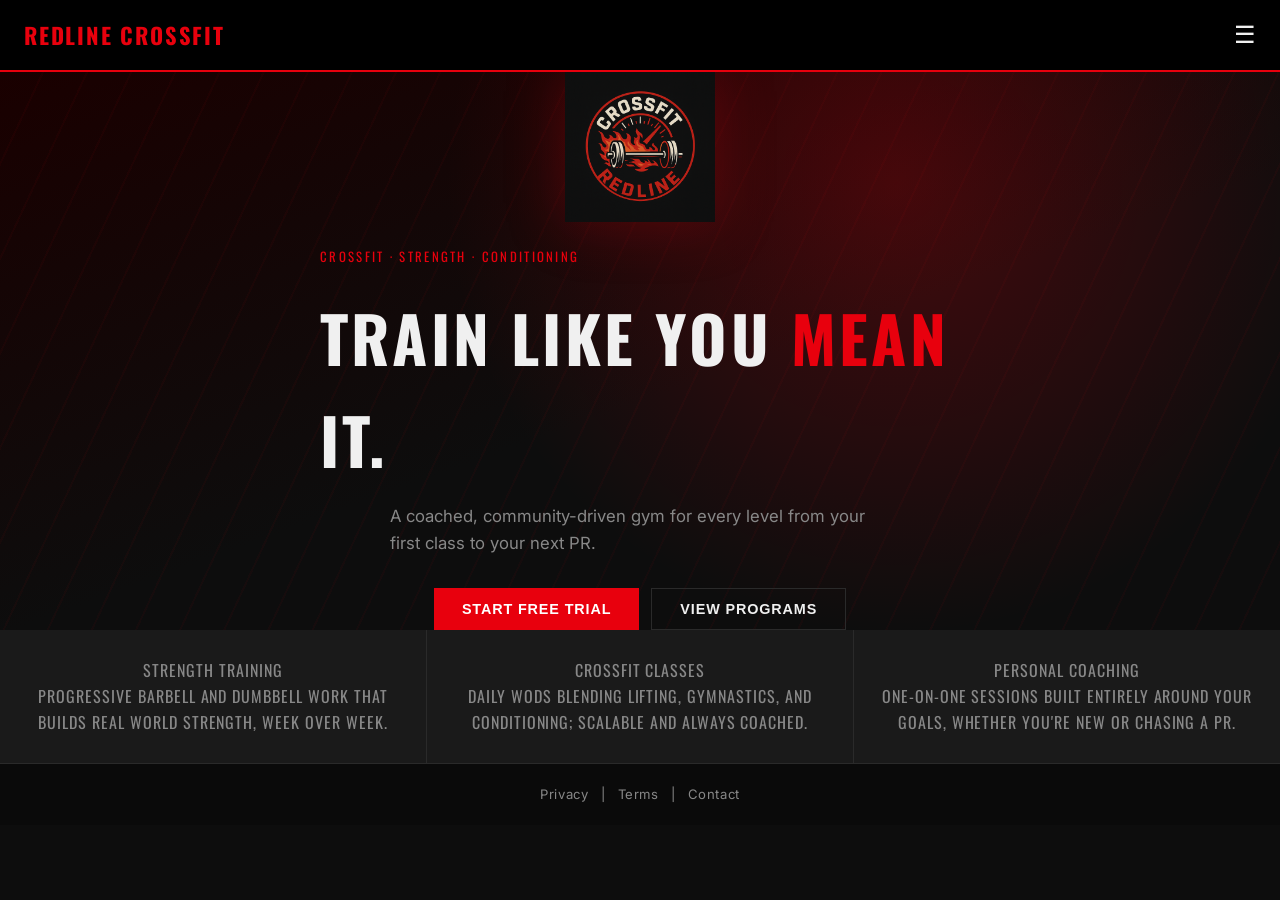
<file: index.html>
<!DOCTYPE html>
<html lang="en">
<head>
    <meta charset="UTF-8">
    <title>Redline Crossfit</title>
    <link rel="stylesheet" href="style.css">
    <link href="https://fonts.googleapis.com/css2?family=Oswald:wght@400;700&family=Inter:wght@300;400&display=swap" rel="stylesheet">
    <link rel="icon"  href="images/favicon dumbell.svg">
</head>
<body>
    <header>
         <div class="logo">
            
            <span class="logo-type">Redline <span class="accent">Crossfit</span></span>
        </div>
        <div class="menu-toggle" onclick="toggleMenu()">☰</div>
    </header>
    <nav id="mobile-menu" class="hidden">
        <a href="index.html">Home</a>
        <a href="about.html">About</a>
        <a href="features.html">Programs</a>
        <a href="schedule.html">Schedule</a>
        <a href="pricing.html">Pricing</a>
        <a href="contact.html">Contact</a>
    </nav>
    <section class="hero">
        <div class="hero-content">
            <img class="hero-logo" src="images/crossfit redline logo.png" alt="Redline Crossfit logo">
            <span class="hero-eyebrow">Crossfit · Strength · Conditioning</span>
            <h1>Train like you <span>mean</span> it.</h1>
            <p>A coached, community-driven gym for every level  from your first class to your next PR.</p>
            <div class="hero-buttons">
                <button class="btn btn-primary" onclick="window.location='contact.html'">Start Free Trial</button>
                <button class="btn btn-secondary" onclick="window.location='features.html'">View Programs</button>
            </div>
            
        </div>
    </section>
    <section class="features"> 
        <div class="feature">Strength Training<p>Progressive barbell and dumbbell work that builds real world strength, week over week.</p></div>
        <div class="feature">Crossfit Classes<p>Daily WODs blending lifting, gymnastics, and conditioning; scalable and always coached.</p></div>
        <div class="feature">Personal Coaching<p>One-on-one sessions built entirely around your goals, whether you're new or chasing a PR.</p></div>
    </section>
    <footer>
        <a href="#">Privacy</a> | <a href="#">Terms</a> | <a href="contact.html">Contact</a>
    </footer>

    <script src="script.js"></script>
</body>

</html>
</file>
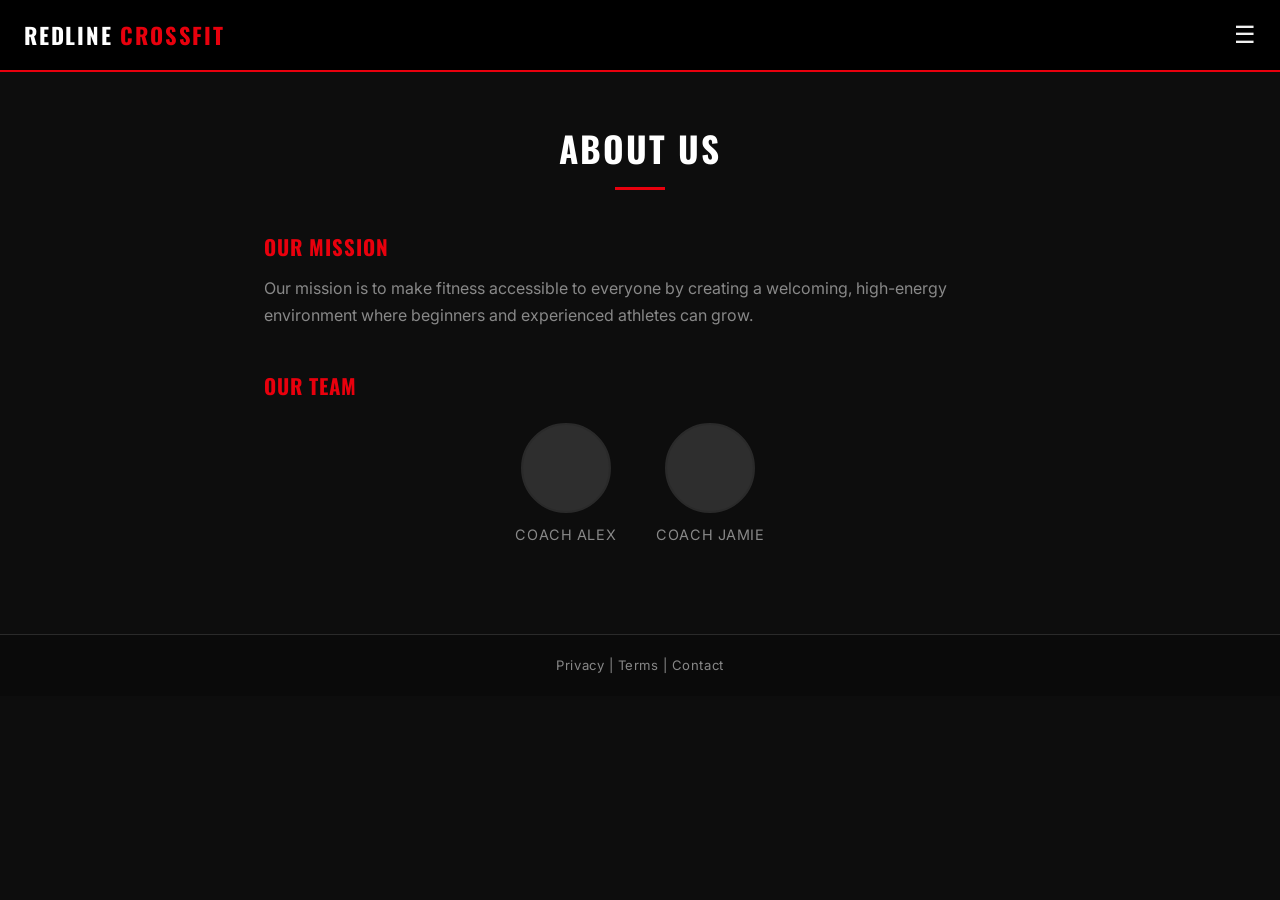
<file: about.html>
<!DOCTYPE html>
<html lang="en">
<head>
  <meta charset="UTF-8">
  <title>About - Redline Gym</title>
  <link rel="stylesheet" href="style.css">
  <link href="https://fonts.googleapis.com/css2?family=Oswald:wght@400;700&family=Inter:wght@300;400&display=swap" rel="stylesheet">
  <link rel="icon"  href="images/favicon dumbell.svg">
</head>
<body>
    <header>
        <div class="logo">Redline <span>Crossfit</span></div>
        <div class="menu-toggle" onclick="toggleMenu()">☰</div>
    </header>
      <nav id="mobile-menu" class="hidden">
        <a href="index.html">Home</a>
        <a href="about.html">About</a>
        <a href="features.html">Programs</a>
        <a href="schedule.html">Schedule</a>
        <a href="pricing.html">Pricing</a>
        <a href="contact.html">Contact</a>
      </nav>
      <section class="about">
        <h1>About Us</h1>
      
        <div class="mission">
          <h2>Our Mission</h2>
          <p>
            Our mission is to make fitness accessible to everyone by creating a welcoming,
            high-energy environment where beginners and experienced athletes can grow.
          </p>
        </div>
        <div class="team">
            <h2>Our Team</h2>
            <div class="team-members">
                <div class="member">
                    <div class="avatar"></div>
                    <p>Coach Alex</p>
                  </div>
                  <div class="member">
                    <div class="avatar"></div>
                    <p>Coach Jamie</p>
                  </div>
            </div>
        </div>
      </section>
      <footer>
        <p>Privacy | Terms | Contact</p>
      </footer>
      <script src="script.js"></script>
</body>
</html>
</file>
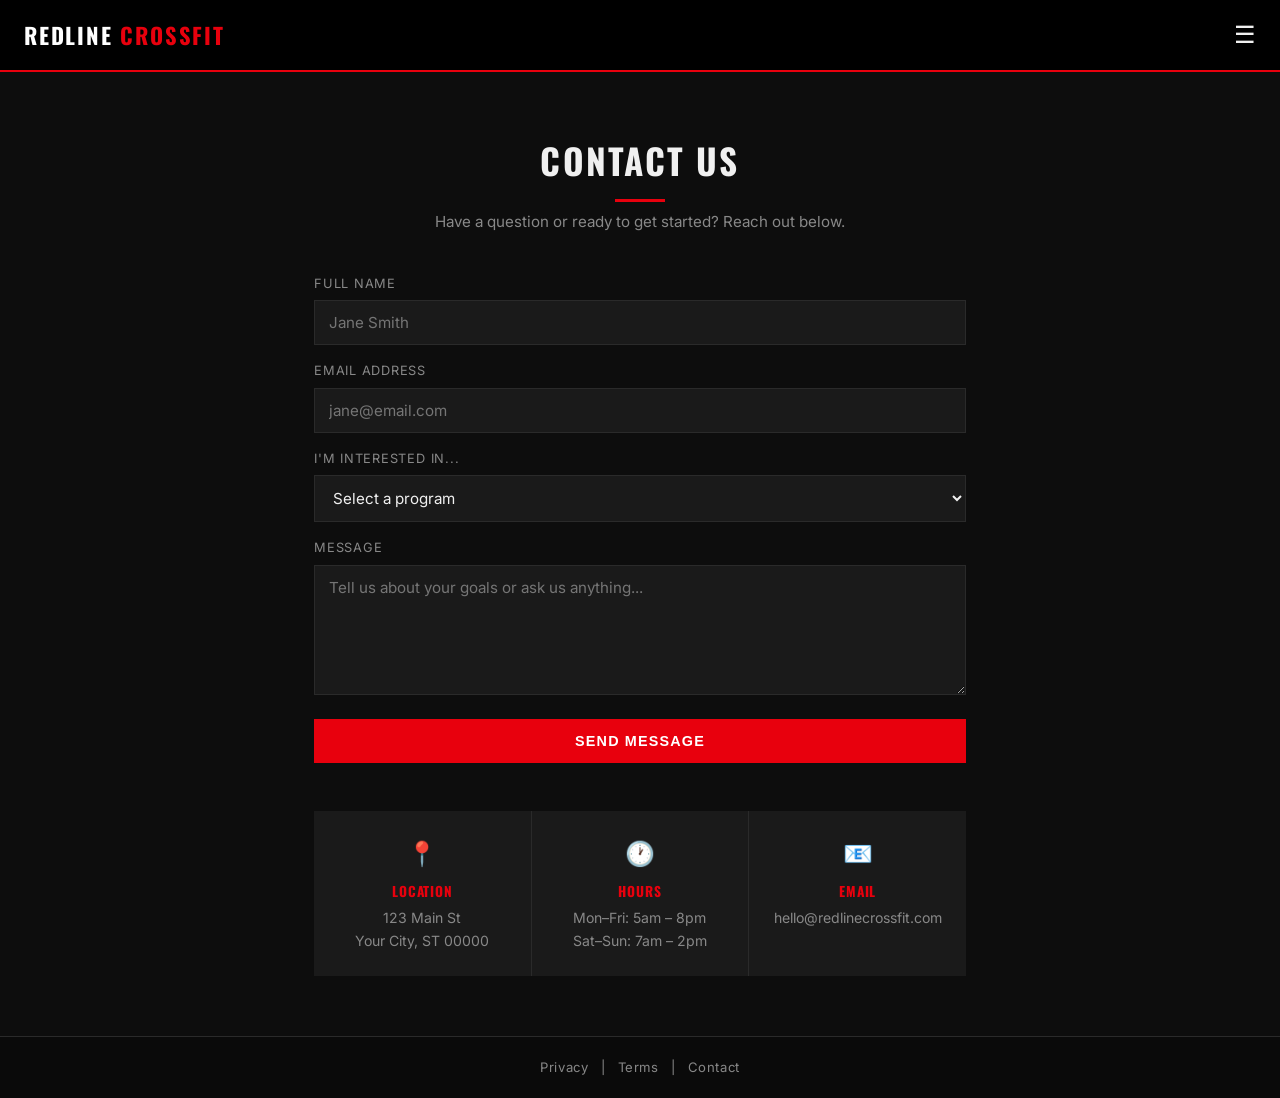
<file: contact.html>
<!DOCTYPE html>
<html lang="en">
<head>
  <meta charset="UTF-8">
  <title>Contact - Redline Crossfit</title>
  <link rel="stylesheet" href="style.css">
  <link href="https://fonts.googleapis.com/css2?family=Oswald:wght@400;700&family=Inter:wght@300;400&display=swap" rel="stylesheet">
  <link rel="icon"  href="images/favicon dumbell.svg">
</head>
<body>
    <header>
        <div class="logo">Redline <span>Crossfit</span></div>
        <div class="menu-toggle" onclick="toggleMenu()">☰</div>
    </header>
    <nav id="mobile-menu" class="hidden">
        <a href="index.html">Home</a>
        <a href="about.html">About</a>
        <a href="features.html">Programs</a>
        <a href="schedule.html">Schedule</a>
        <a href="pricing.html">Pricing</a>
        <a href="contact.html">Contact</a>
    </nav>
    <section class="contact-section">
        <h1>Contact Us</h1>
        <p class="subtitle">Have a question or ready to get started? Reach out below.</p>

            <div class="contact-form">

                <div class="form-group">
                    <label for="name">Full Name</label>
                    <input type="text" id="name" placeholder="Jane Smith">
                </div>

                <div class="form-group">
                    <label for="email">Email Address</label>
                    <input type="email" id="email" placeholder="jane@email.com">
                </div>

                <div class="form-group">
                    <label for="interest">I'm interested in...</label>
                    <select id="interest">
                    <option value="">Select a program</option>
                    <option value="crossfit">Crossfit Classes</option>
                    <option value="strength">Strength Training</option>
                    <option value="personal">Personal Coaching</option>
                    <option value="hiit">HIIT & Conditioning</option>
                    <option value="mobility">Mobility & Recovery</option>
                    <option value="competition">Competition Prep</option>
                    <option value="other">Other / General Inquiry</option>
                    </select>
                </div>

                <div class="form-group">
                    <label for="message">Message</label>
                    <textarea id="message" placeholder="Tell us about your goals or ask us anything..."></textarea>
                </div>

                <div class="form-submit">
                    <button type="button" onclick="handleSubmit()">Send Message</button>
                </div>

            </div>
            <div class="contact-info">
                <div class="info-block">
                    <div class="info-icon">📍</div>
                    <h4>Location</h4>
                    <p>123 Main St<br>Your City, ST 00000</p>
                </div>
                <div class="info-block">
                    <div class="info-icon">🕐</div>
                    <h4>Hours</h4>
                    <p>Mon–Fri: 5am – 8pm<br>Sat–Sun: 7am – 2pm</p>
                </div>
                <div class="info-block">
                    <div class="info-icon">📧</div>
                    <h4>Email</h4>
                    <p>hello@redlinecrossfit.com</p>
                </div>

            </div>
    </section>
    <footer>
        <a href="#">Privacy</a> | <a href="#">Terms</a> | <a href="contact.html">Contact</a>
    </footer>

    <script src="script.js"></script>

</body>
</html>
</file>
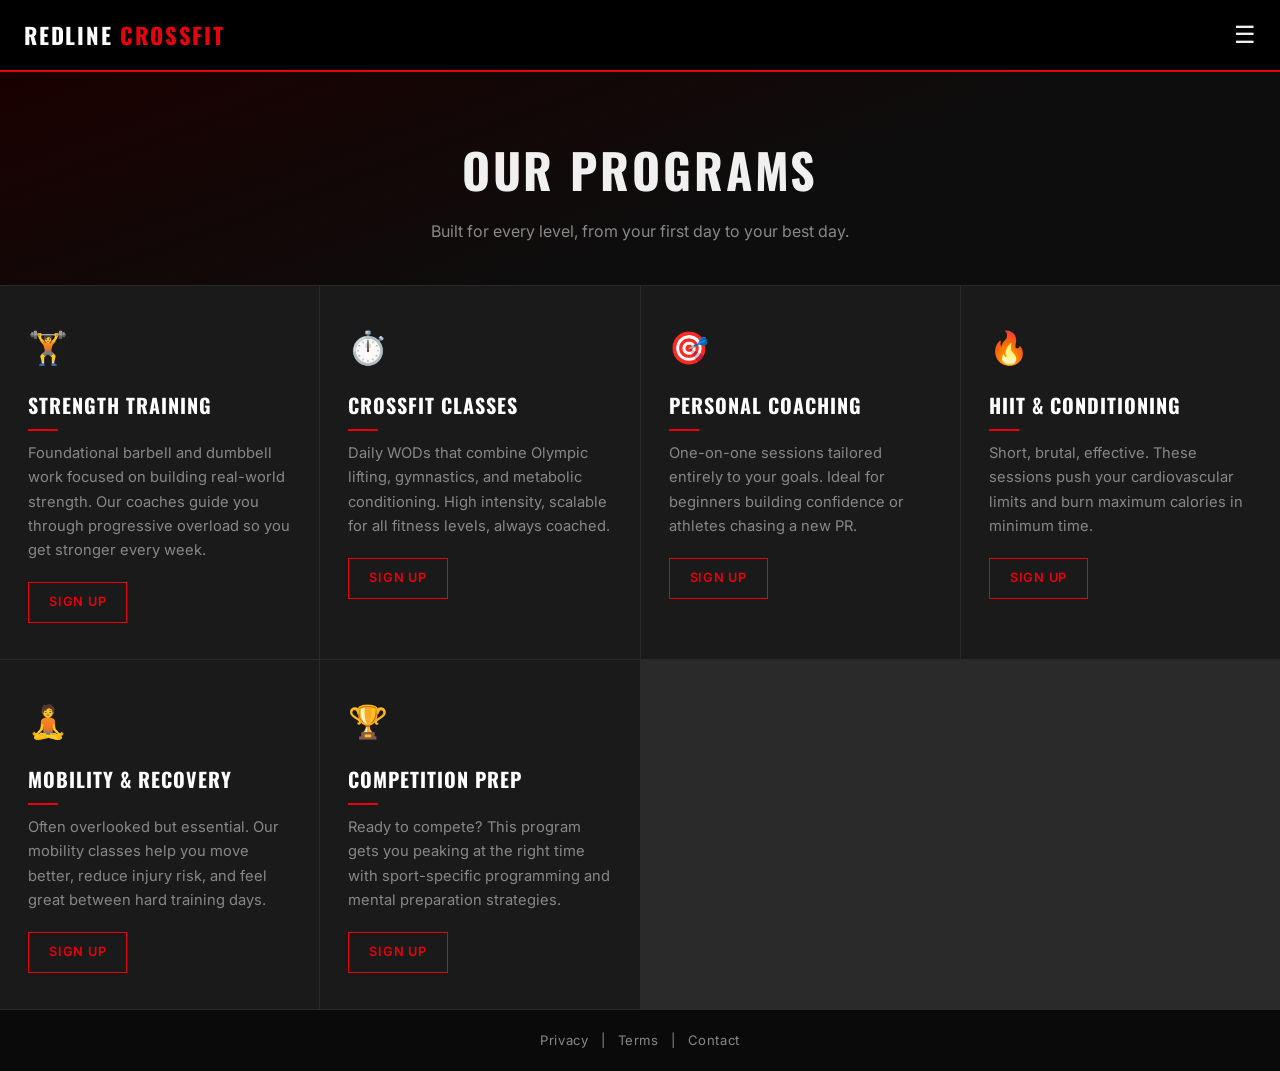
<file: features.html>
<!DOCTYPE html>
<html lang="en">
<head>
  <meta charset="UTF-8">
  <title>Programs - Redline Crossfit</title>
  <link rel="stylesheet" href="style.css">
  <link href="https://fonts.googleapis.com/css2?family=Oswald:wght@400;700&family=Inter:wght@300;400&display=swap" rel="stylesheet">
  <link rel="icon"  href="images/favicon dumbell.svg">
</head>
<body>
    <header>
        <div class="logo">Redline <span>Crossfit</span></div>
        <div class="menu-toggle" onclick="toggleMenu()">☰</div>
    </header>

    <nav id="mobile-menu" class="hidden">
        <a href="index.html">Home</a>
        <a href="about.html">About</a>
        <a href="features.html">Programs</a>
        <a href="schedule.html">Schedule</a>
        <a href="pricing.html">Pricing</a>
        <a href="contact.html">Contact</a>
    </nav>

    <section class="programs-hero">
        <h1>Our Programs</h1>
        <p>
            Built for every level, from your first day to your best day.
        </p>
    </section>

    <section class="programs-grid">

        <div class="program-card">
            <div class="program-icon">🏋️</div>
            <h3>Strength Training</h3>
            <p>
                Foundational barbell and dumbbell work focused on building real-world
                strength. Our coaches guide you through progressive overload so you
                get stronger every week.
            </p>
            <a href="contact.html" class="btn">Sign Up</a>
        </div>

        <div class="program-card">
            <div class="program-icon">⏱️</div>
            <h3>Crossfit Classes</h3>
            <p>
                Daily WODs that combine Olympic lifting, gymnastics, and metabolic
                conditioning. High intensity, scalable for all fitness levels, always
                coached.
            </p>
            <a href="contact.html" class="btn">Sign Up</a>
        </div>

        <div class="program-card">
            <div class="program-icon">🎯</div>
            <h3>Personal Coaching</h3>
            <p>
                One-on-one sessions tailored entirely to your goals. Ideal for
                beginners building confidence or athletes chasing a new PR.
            </p>
            <a href="contact.html" class="btn">Sign Up</a>
        </div>

        <div class="program-card">
            <div class="program-icon">🔥</div>
            <h3>HIIT & Conditioning</h3>
            <p>
                Short, brutal, effective. These sessions push your cardiovascular
                limits and burn maximum calories in minimum time.
            </p>
            <a href="contact.html" class="btn">Sign Up</a>
        </div>

        <div class="program-card">
            <div class="program-icon">🧘</div>
            <h3>Mobility & Recovery</h3>
            <p>
                Often overlooked but essential. Our mobility classes help you move
                better, reduce injury risk, and feel great between hard training days.
            </p>
            <a href="contact.html" class="btn">Sign Up</a>
        </div>

        <div class="program-card">
            <div class="program-icon">🏆</div>
            <h3>Competition Prep</h3>
            <p>
                Ready to compete? This program gets you peaking at the right time
                with sport-specific programming and mental preparation strategies.
            </p>
            <a href="contact.html" class="btn">Sign Up</a>
        </div>

    </section>

    <footer>
        <a href="#">Privacy</a> | <a href="#">Terms</a> | <a href="contact.html">Contact</a>
    </footer>

    <script src="script.js"></script>
</body>
</html>
</file>
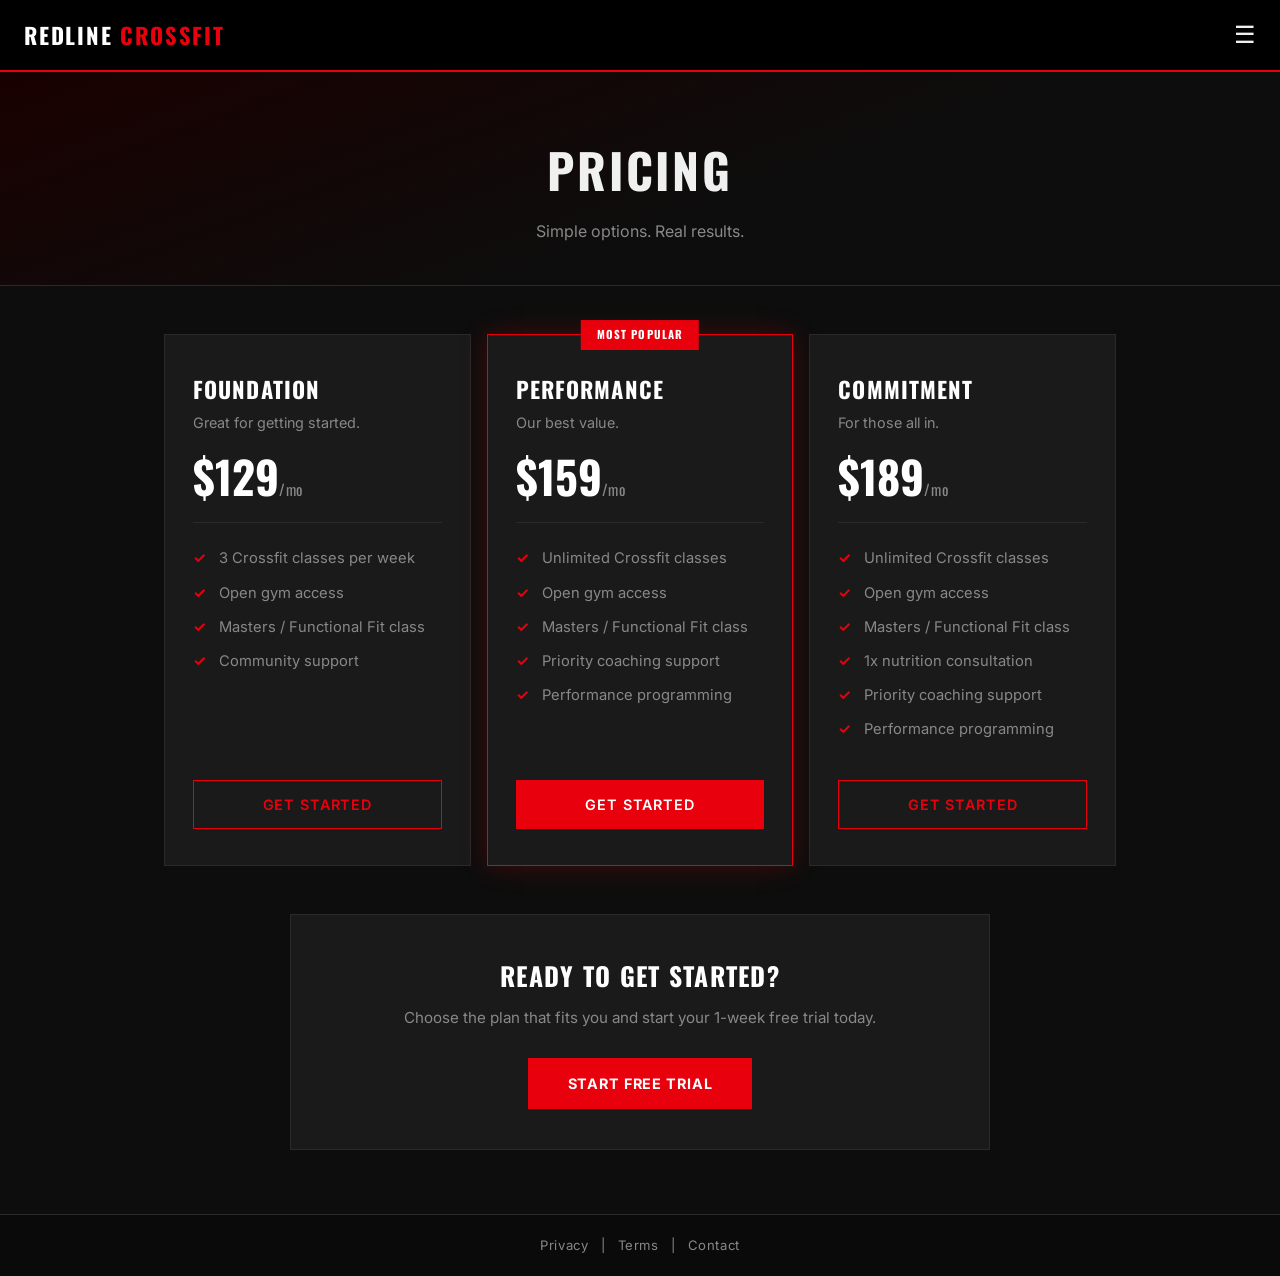
<file: pricing.html>
<!DOCTYPE html>
<html lang="en">
<head>
  <meta charset="UTF-8">
  <meta name="viewport" content="width=device-width, initial-scale=1.0">
  <title>Pricing</title>
  <link rel="stylesheet" href="style.css">
  <link href="https://fonts.googleapis.com/css2?family=Oswald:wght@400;700&family=Inter:wght@300;400&display=swap" rel="stylesheet">
  <link rel="icon"  href="images/favicon dumbell.svg">
</head>
<body>
   <header>
        <div class="logo">Redline <span>Crossfit</span></div>
        <div class="menu-toggle" onclick="toggleMenu()">☰</div>
    </header>
    <nav id="mobile-menu" class="hidden">
        <a href="index.html">Home</a>
        <a href="about.html">About</a>
        <a href="features.html">Programs</a>
        <a href="schedule.html">Schedule</a>
        <a href="pricing.html">Pricing</a>
        <a href="contact.html">Contact</a>
    </nav>
    <section class="pricing-hero">
        <h1>Pricing</h1>
        <p>Simple options. Real results.</p>
    </section>
    <section class="pricing-grid">

        <div class="plan-card">
            <h3 class="plan-name">Foundation</h3>
            <p class="plan-tagline">Great for getting started.</p>
            <div class="plan-price">$129<span>/mo</span></div>
            <ul class="plan-features">
                <li>3 Crossfit classes per week</li>
                <li>Open gym access</li>
                <li>Masters / Functional Fit class</li>
                <li>Community support</li>
            </ul>
            <a href="contact.html" class="btn plan-btn">Get Started</a>
        </div>

        <div class="plan-card plan-card--featured">
            <div class="plan-badge">Most Popular</div>
            <h3 class="plan-name">Performance</h3>
            <p class="plan-tagline">Our best value.</p>
            <div class="plan-price">$159<span>/mo</span></div>
            <ul class="plan-features">
                <li>Unlimited Crossfit classes</li>
                <li>Open gym access</li>
                <li>Masters / Functional Fit class</li>
                <li>Priority coaching support</li>
                <li>Performance programming</li>
            </ul>
            <a href="contact.html" class="btn plan-btn plan-btn--featured">Get Started</a>
        </div>

        <div class="plan-card">
            <h3 class="plan-name">Commitment</h3>
            <p class="plan-tagline">For those all in.</p>
            <div class="plan-price">$189<span>/mo</span></div>
            <ul class="plan-features">
                <li>Unlimited Crossfit classes</li>
                <li>Open gym access</li>
                <li>Masters / Functional Fit class</li>
                <li>1x nutrition consultation</li>
                <li>Priority coaching support</li>
                <li>Performance programming</li>
            </ul>
            <a href="contact.html" class="btn plan-btn">Get Started</a>
        </div>

    </section>

    <section class="trial-cta">
        <h2>Ready to get started?</h2>
        <p>Choose the plan that fits you and start your 1-week free trial today.</p>
        <a href="contact.html" class="btn trial-btn">Start Free Trial</a>
    </section>

    <footer>
        <a href="#">Privacy</a> | <a href="#">Terms</a> | <a href="contact.html">Contact</a>
    </footer>

    <script src="script.js"></script>
</body>
</html>
</file>
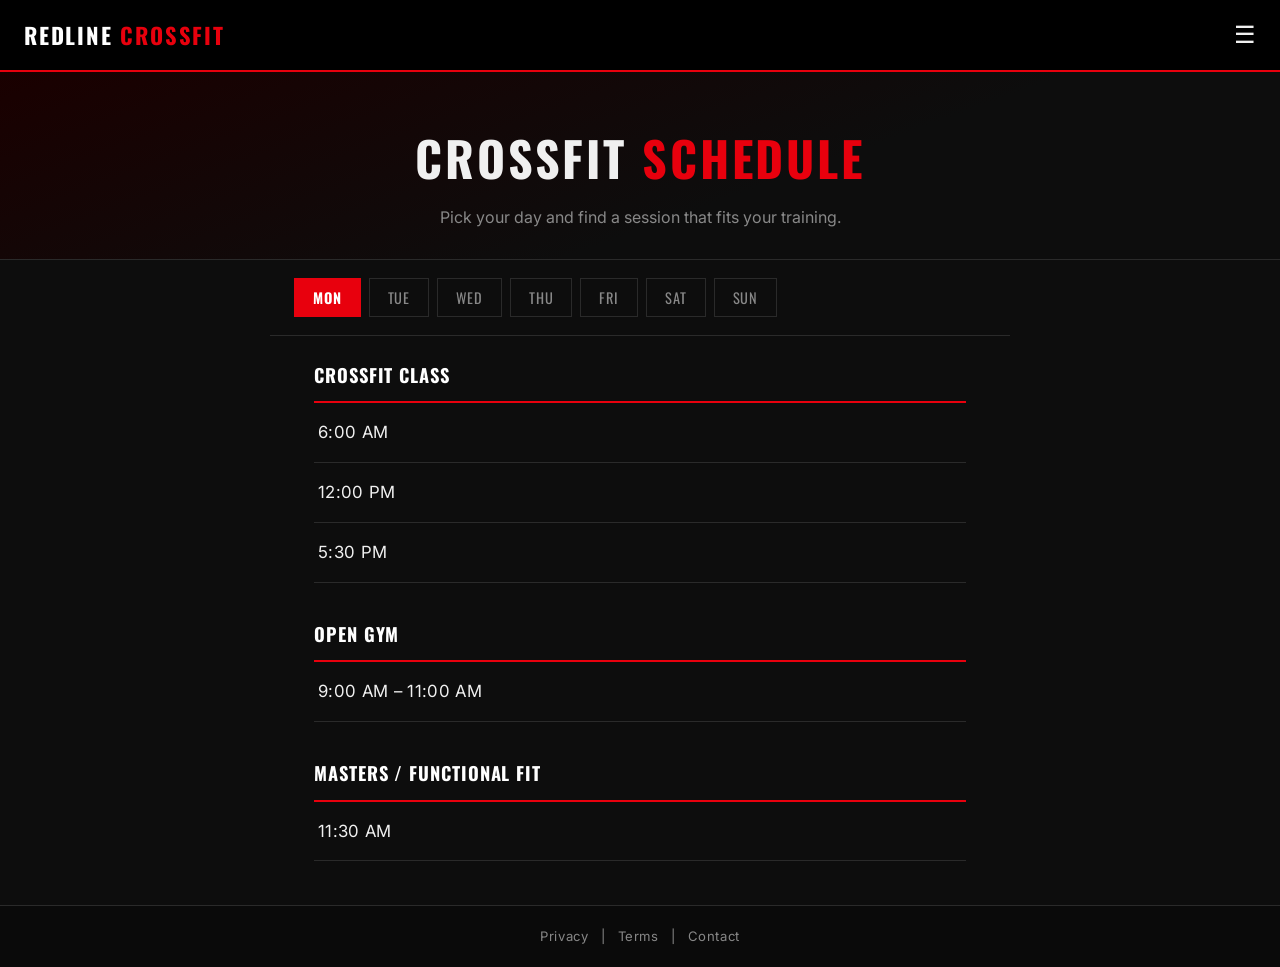
<file: schedule.html>
<!DOCTYPE html>
<html lang="en">
<head>
  <meta charset="UTF-8">
  <meta name="viewport" content="width=device-width, initial-scale=1.0">
  <title>Schedule - Redline Crossfit</title>
  <link rel="stylesheet" href="style.css">
  <link href="https://fonts.googleapis.com/css2?family=Oswald:wght@400;700&family=Inter:wght@300;400&display=swap" rel="stylesheet">
  <link rel="icon"  href="images/favicon dumbell.svg">
</head>
<body>
    <header>
       <div class="logo">Redline <span>Crossfit</span></div>
       <div class="menu-toggle" onclick="toggleMenu()">☰</div> 
    </header>
    <nav id="mobile-menu" class="hidden">
        <a href="index.html">Home</a>
        <a href="about.html">About</a>
        <a href="features.html">Programs</a>
        <a href="schedule.html">Schedule</a>
        <a href="pricing.html">Pricing</a>
        <a href="contact.html">Contact</a>
        
    </nav>
    <section class="schedule-hero">
        <h1>Crossfit <span>Schedule</span></h1>
        <p>Pick your day and find a session that fits your training.</p>
    </section>
    <div class="day-tabs" id="day-tabs" role="tablist" aria-label="Schedule day">
        <button class="day-tab active" type="button" role="tab" data-day="mon">Mon</button>
        <button class="day-tab" type="button" role="tab" data-day="tue">Tue</button>
        <button class="day-tab" type="button" role="tab" data-day="wed">Wed</button>
        <button class="day-tab" type="button" role="tab" data-day="thu">Thu</button>
        <button class="day-tab" type="button" role="tab" data-day="fri">Fri</button>
        <button class="day-tab" type="button" role="tab" data-day="sat">Sat</button>
        <button class="day-tab" type="button" role="tab" data-day="sun">Sun</button>
    </div>

    <section class="schedule-list" id="schedule-list" aria-live="polite"></section>

    <footer>
        <a href="#">Privacy</a> | <a href="#">Terms</a> | <a href="contact.html">Contact</a>
    </footer>

    <script src="script.js"></script>
</body>
</file>
<file: style.css>
:root {

  --color-primary:       #e8000d;   /*Redline red main brand accent*/
  --color-primary-dark:  #b00009;   /*Deeper red for hover*/
  --color-primary-glow:  rgba(232, 0, 13, 0.25); /*glow/shadow*/

  --color-bg:            #0d0d0d;   /*Page background*/
  --color-bg-card:       #1a1a1a;   /*feature cards*/
  --color-bg-nav:        #141414;   /*Nav/dropdown*/
  --color-bg-header:     #000000;   /*Header*/
  --color-bg-footer:     #0a0a0a;   /*Footer*/

  --color-text:          #f0f0f0;   /*Primary text*/
  --color-text-muted:    #888888;   /*Secondary/caption text*/
  --color-text-inverse:  #ffffff;   /*Text on colored backgrounds*/

  --color-border:        #2a2a2a;   /*borders*/
  --color-border-accent: #e8000d;   /*highlighted/borders*/

  --color-avatar-bg:     #2e2e2e;   /*Placeholder avatar/image blocks*/
  --color-overlay:       rgba(0, 0, 0, 0.6); /*Dark overlay for hero etc.*/
}


/*reset*/
*, *::before, *::after {
  box-sizing: border-box;
  margin: 0;
  padding: 0;
}

body {
  font-family: 'Inter', Arial, Helvetica, sans-serif;
  background: var(--color-bg);
  color: var(--color-text);
  line-height: 1.6;
}

header {
   display: flex;
  justify-content: space-between;
  align-items: center;
  padding: 16px 24px;
  background: var(--color-bg-header);
  border-bottom: 2px solid var(--color-primary);
  position: sticky;
  top: 0;
  z-index: 100;
}

.logo {
  font-family: 'Oswald', Arial, sans-serif;
  font-size: 1.4rem;
  font-weight: 700;
  letter-spacing: 0.08em;
  color: var(--color-text-inverse);
  text-transform: uppercase;
}
.logo .accent, .logo span {
  color: var(--color-primary);
}

.logo-mark {
  height: 42px;
  width: 42px;
  flex-shrink: 0;
  display: block;
}

.menu-toggle,
.menu {
  cursor: pointer;
  font-size: 1.5rem;
  color: var(--color-text);
  user-select: none;
  transition: color 0.2s;
}

.menu-toggle:hover,
.menu:hover {
  color: var(--color-primary);
}



/* NAV----------------------------------------------------------------------------------------- */
nav {
  background: var(--color-bg-nav);
  display: flex;
  flex-direction: column;
  border-bottom: 1px solid var(--color-border);
}

nav a {
  padding: 12px 24px;
  text-decoration: none;
  color: var(--color-text-muted);
  font-size: 0.95rem;
  letter-spacing: 0.04em;
  text-transform: uppercase;
  border-left: 3px solid transparent;
  transition: color 0.2s, border-color 0.2s;
}

nav a:hover {
  color: var(--color-text-inverse);
  border-left-color: var(--color-primary);
}

.hidden {
  display: none;
}

/* hero----------------------------------------------------------------------------------------- */

.hero {
  min-height: 20px;
  display: flex;
  align-items: center;
  justify-content: center;
  position: relative;
  overflow: hidden;
  background:
    repeating-linear-gradient(115deg, transparent 0 38px, rgba(232,0,13,0.04) 38px 40px),
    radial-gradient(circle at 70% 20%, var(--color-primary-glow), transparent 45%),
    linear-gradient(160deg, #1a0000 0%, var(--color-bg) 55%);
}
.hero-logo {
  display: block;
  width: 150px;
  height: 150px;
  margin: 0 auto 22px;
  filter: drop-shadow(0 0 28px var(--color-primary-glow));
}
@media (max-width: 600px) {
  .hero-logo { width: 118px; height: 118px; }
  .logo-mark { height: 36px; width: 36px; }
  .logo { font-size: 1.15rem; gap: 8px; }
}
.hero-content {
  position: relative;
  z-index: 1;
  max-width: 640px;
}
.hero-eyebrow {
  display: inline-block;
  font-family: 'Oswald', Arial, sans-serif;
  font-size: 0.8rem;
  letter-spacing: 0.18em;
  text-transform: uppercase;
  color: var(--color-primary);
  margin-bottom: 18px;
}
.hero h1 {
  font-family: 'Oswald', Arial, sans-serif;
  font-size: clamp(2rem, 6vw, 4rem);
  font-weight: 700;
  text-transform: uppercase;
  letter-spacing: 0.05em;
  margin-bottom: 12px;
}

.hero h1 span {
  color: var(--color-primary);
}

.hero p {
  color: var(--color-text-muted);
  font-size: 1.05rem;
  margin-bottom: 32px;
  max-width: 500px;
  margin-left: auto;
  margin-right: auto;
}

.hero-buttons {
  display: flex;
  gap: 12px;
  justify-content: center;
  flex-wrap: wrap;
}

.hero button,
.btn {
  padding: 12px 28px;
  font-size: 0.9rem;
  font-weight: 600;
  letter-spacing: 0.06em;
  text-transform: uppercase;
  cursor: pointer;
  border: none;
  transition: background 0.2s, transform 0.1s, box-shadow 0.2s;
}

.btn-primary,
.hero button:first-child {
  background: var(--color-primary);
  color: var(--color-text-inverse);
}

.btn-primary:hover,
.hero button:first-child:hover {
  background: var(--color-primary-dark);
  box-shadow: 0 0 16px var(--color-primary-glow);
}

.btn-secondary,
.hero button:last-child {
  background: transparent;
  color: var(--color-text);
  border: 1px solid var(--color-border);
}

.btn-secondary:hover,
.hero button:last-child:hover {
  border-color: var(--color-primary);
  color: var(--color-text-inverse);
}

/* feature ----------------------------------------------------------------------------------------- */
.features {
  display: grid;
  grid-template-columns: repeat(auto-fit, minmax(200px, 1fr));
  gap: 1px;
  background: var(--color-border);
}

.feature {
  background: var(--color-bg-card);
  padding: 28px 20px;
  text-align: center;
  font-family: 'Oswald', Arial, sans-serif;
  font-size: 1rem;
  letter-spacing: 0.06em;
  text-transform: uppercase;
  color: var(--color-text-muted);
  transition: color 0.2s, background 0.2s;
}

.feature:hover {
  background: #1f1f1f;
  color: var(--color-primary);
}

/* about page----------------------------------------------------------------------------------------- */
.about {
  padding: 48px 24px;
  max-width: 800px;
  margin: 0 auto;
}
.about h1 {
  font-family: 'Oswald', Arial, sans-serif;
  text-align: center;
  font-size: 2.2rem;
  text-transform: uppercase;
  letter-spacing: 0.06em;
  margin-bottom: 40px;
  color: var(--color-text-inverse);
}
.about h1::after {
  content: '';
  display: block;
  width: 50px;
  height: 3px;
  background: var(--color-primary);
  margin: 10px auto 0;
}

.mission,
.team {
  margin-bottom: 40px;
}

.mission h2,
.team h2 {
  font-family: 'Oswald', Arial, sans-serif;
  font-size: 1.3rem;
  text-transform: uppercase;
  letter-spacing: 0.05em;
  color: var(--color-primary);
  margin-bottom: 12px;
}

.mission p {
  color: var(--color-text-muted);
  font-size: 1rem;
  line-height: 1.7;
}
.team-members {
  display: flex;
  justify-content: center;
  gap: 40px;
  margin-top: 20px;
  flex-wrap: wrap;
}

.member {
  text-align: center;
}

.member p {
  font-size: 0.9rem;
  color: var(--color-text-muted);
  margin-top: 8px;
  text-transform: uppercase;
  letter-spacing: 0.04em;
}

.avatar {
  width: 90px;
  height: 90px;
  background: var(--color-avatar-bg);
  border-radius: 50%;
  margin: 0 auto 10px;
  border: 2px solid var(--color-border);
  transition: border-color 0.2s;
}

.member:hover .avatar {
  border-color: var(--color-primary);
}

/* programs page----------------------------------------------------------------------------------------- */
.programs-hero {
  padding: 60px 24px 40px;
  text-align: center;
  background: linear-gradient(160deg, #1a0000 0%, var(--color-bg) 60%);
  border-bottom: 1px solid var(--color-border);
}
.programs-hero h1 {
  font-family: 'Oswald', Arial, sans-serif;
  font-size: clamp(1.8rem, 5vw, 3rem);
  text-transform: uppercase;
  letter-spacing: 0.06em;
  margin-bottom: 10px;
}
.programs-hero p {
  color: var(--color-text-muted);
  font-size: 1rem;
  max-width: 480px;
  margin: 0 auto;
}

.programs-grid {
  display: grid;
  grid-template-columns: repeat(auto-fit, minmax(280px, 1fr));
  gap: 1px;
  background: var(--color-border);
  padding: 0;
}
.program-card {
  background: var(--color-bg-card);
  padding: 36px 28px;
  transition: background 0.2s;
}

.program-card:hover {
  background: #1f1f1f;
}
.program-icon {
  font-size: 2rem;
  margin-bottom: 16px;
}

.program-card h3 {
  font-family: 'Oswald', Arial, sans-serif;
  font-size: 1.25rem;
  text-transform: uppercase;
  letter-spacing: 0.05em;
  color: var(--color-text-inverse);
  margin-bottom: 10px;
}

.program-card h3::after {
  content: '';
  display: block;
  width: 30px;
  height: 2px;
  background: var(--color-primary);
  margin-top: 8px;
}
.program-card p {
  color: var(--color-text-muted);
  font-size: 0.92rem;
  line-height: 1.65;
  margin-bottom: 20px;
}

.program-card .btn {
  font-size: 0.8rem;
  padding: 9px 20px;
  background: transparent;
  color: var(--color-primary);
  border: 1px solid var(--color-primary);
  display: inline-block;
  text-decoration: none;
  letter-spacing: 0.06em;
  text-transform: uppercase;
  cursor: pointer;
  transition: background 0.2s, color 0.2s;
}

.program-card .btn:hover {
  background: var(--color-primary);
  color: var(--color-text-inverse);
}

/*contact page---------------------------------------------------------------------------------------------------------*/
.contact-section {
  padding: 60px 24px;
  max-width: 700px;
  margin: 0 auto;
}
.contact-section h1 {
  font-family: 'Oswald', Arial, sans-serif;
  font-size: 2.2rem;
  text-transform: uppercase;
  letter-spacing: 0.06em;
  text-align: center;
  margin-bottom: 8px;
}
.contact-section h1::after {
  content: '';
  display: block;
  width: 50px;
  height: 3px;
  background: var(--color-primary);
  margin: 10px auto 0;
}
.contact-section .subtitle {
  text-align: center;
  color: var(--color-text-muted);
  margin-bottom: 40px;
  font-size: 0.95rem;
}
.contact-form {
  display: flex;
  flex-direction: column;
  gap: 16px;
}


.form-group {
  display: flex;
  flex-direction: column;
  gap: 6px;
}

.form-group label {
  font-size: 0.8rem;
  text-transform: uppercase;
  letter-spacing: 0.06em;
  color: var(--color-text-muted);
}
.form-group input,
.form-group textarea,
.form-group select {
  background: var(--color-bg-card);
  border: 1px solid var(--color-border);
  color: var(--color-text);
  padding: 12px 14px;
  font-size: 0.95rem;
  font-family: inherit;
  outline: none;
  transition: border-color 0.2s, box-shadow 0.2s;
  width: 100%;
}
.form-group input:focus,
.form-group textarea:focus,
.form-group select:focus {
  border-color: var(--color-primary);
  box-shadow: 0 0 0 3px var(--color-primary-glow);
}
.form-group textarea {
  resize: vertical;
  min-height: 130px;
}
.form-submit {
  margin-top: 8px;
}
.form-submit button {
  width: 100%;
  padding: 14px;
  background: var(--color-primary);
  color: var(--color-text-inverse);
  border: none;
  font-size: 0.9rem;
  font-weight: 700;
  letter-spacing: 0.08em;
  text-transform: uppercase;
  cursor: pointer;
  transition: background 0.2s, box-shadow 0.2s;
}

.form-submit button:hover {
  background: var(--color-primary-dark);
  box-shadow: 0 0 20px var(--color-primary-glow);
}
.contact-info {
  display: grid;
  grid-template-columns: repeat(auto-fit, minmax(180px, 1fr));
  gap: 1px;
  background: var(--color-border);
  margin-top: 48px;
}
.info-block {
  background: var(--color-bg-card);
  padding: 24px 20px;
  text-align: center;
}
.info-block .info-icon {
  font-size: 1.5rem;
  margin-bottom: 8px;
}
.info-block h4 {
  font-family: 'Oswald', Arial, sans-serif;
  font-size: 0.85rem;
  text-transform: uppercase;
  letter-spacing: 0.06em;
  color: var(--color-primary);
  margin-bottom: 4px;
}
.info-block p {
  font-size: 0.88rem;
  color: var(--color-text-muted);
}
/*Schedule page------------------------------------------------------------------------------*/
.schedule-hero {
  padding: 48px 24px 28px;
  text-align: center;
  background: linear-gradient(160deg, #1a0000 0%, var(--color-bg) 60%);
  border-bottom: 1px solid var(--color-border);
}
.schedule-hero h1 {
  font-family: 'Oswald', Arial, sans-serif;
  font-size: clamp(1.8rem, 5vw, 3rem);
  text-transform: uppercase;
  letter-spacing: 0.06em;
  margin-bottom: 8px;
}
.schedule-hero h1 span {
  color: var(--color-primary);
  }
.schedule-hero p {
  color: var(--color-text-muted);
  font-size: 1rem;
  max-width: 480px;
  margin: 0 auto;
}
.day-tabs {
  display: flex;
  gap: 8px;
  overflow-x: auto;
  padding: 18px 24px;
  max-width: 740px;
  margin: 0 auto;
  border-bottom: 1px solid var(--color-border);
  scrollbar-width: none;

}
.day-tab {
  flex: 0 0 auto;
  padding: 8px 18px;
  background: transparent;
  border: 1px solid var(--color-border);
  color: var(--color-text-muted);
  font-family: 'Oswald', Arial, sans-serif;
  font-size: 0.9rem;
  font-weight: 400;
  letter-spacing: 0.06em;
  text-transform: uppercase;
  cursor: pointer;
  transition: background 0.2s, color 0.2s, border-color 0.2s;
}
.day-tab:hover {
  color: var(--color-text-inverse);
  border-color: var(--color-primary);
}
.day-tab:focus-visible {
  outline: 2px solid var(--color-primary);
  outline-offset: 2px;
}
.day-tab.active {
  background: var(--color-primary);
  border-color: var(--color-primary);
  color: var(--color-text-inverse);
  font-weight: 700;
}   
.schedule-list {
  max-width: 700px;
  margin: 0 auto;
  padding: 24px 24px 8px;
}
.schedule-group {
  margin-bottom: 36px;
}
.schedule-group h2 {
  font-family: 'Oswald', Arial, sans-serif;
  font-size: 1.15rem;
  text-transform: uppercase;
  letter-spacing: 0.05em;
  color: var(--color-text-inverse);
  padding-bottom: 12px;
  border-bottom: 2px solid var(--color-primary);
}
.schedule-slot {
  display: flex;
  justify-content: space-between;
  align-items: center;
  gap: 16px;
  padding: 16px 4px;
  border-bottom: 1px solid var(--color-border);
}
.schedule-slot .slot-time {
  font-size: 1.05rem;
  color: var(--color-text);
  letter-spacing: 0.02em;
}
/* pricing ------------------------------------------------------------------*/
.pricing-hero {
  padding: 60px 24px 40px;
  text-align: center;
  background: linear-gradient(160deg, #1a0000 0%, var(--color-bg) 60%);
  border-bottom: 1px solid var(--color-border);
}
.pricing-hero h1 {
  font-family: 'Oswald', Arial, sans-serif;
  font-size: clamp(1.8rem, 5vw, 3rem);
  text-transform: uppercase;
  letter-spacing: 0.06em;
  margin-bottom: 10px;
}
.pricing-hero p {
  color: var(--color-text-muted);
  font-size: 1rem;
}
.pricing-grid {
  display: grid;
  grid-template-columns: repeat(auto-fit, minmax(260px, 1fr));
  gap: 16px;
  max-width: 1000px;
  margin: 0 auto;
  padding: 48px 24px;
  align-items: stretch;
}
.plan-card {
  position: relative;
  display: flex;
  flex-direction: column;
  background: var(--color-bg-card);
  border: 1px solid var(--color-border);
  padding: 36px 28px;
  transition: border-color 0.2s, transform 0.2s;
}
.plan-card:hover {
  border-color: var(--color-primary);
  transform: translateY(-4px);
}
.plan-card--featured {
  border-color: var(--color-primary);
  box-shadow: 0 0 24px var(--color-primary-glow);
}
.plan-badge {
  position: absolute;
  top: 0;
  left: 50%;
  transform: translate(-50%, -50%);
  background: var(--color-primary);
  color: var(--color-text-inverse);
  font-family: 'Oswald', Arial, sans-serif;
  font-size: 0.7rem;
  font-weight: 700;
  letter-spacing: 0.1em;
  text-transform: uppercase;
  padding: 6px 16px;
  white-space: nowrap;
}
.plan-name {
  font-family: 'Oswald', Arial, sans-serif;
  font-size: 1.4rem;
  text-transform: uppercase;
  letter-spacing: 0.05em;
  color: var(--color-text-inverse);
  margin-bottom: 4px;
}
.plan-tagline {
  color: var(--color-text-muted);
  font-size: 0.9rem;
  margin-bottom: 20px;
}
.plan-price {
  font-family: 'Oswald', Arial, sans-serif;
  font-size: 2.8rem;
  font-weight: 700;
  color: var(--color-text-inverse);
  line-height: 1;
  padding-bottom: 24px;
  margin-bottom: 24px;
  border-bottom: 1px solid var(--color-border);
}
.plan-price span {
  font-size: 0.95rem;
  font-weight: 400;
  color: var(--color-text-muted);
  letter-spacing: 0.04em;
}
.plan-features {
  list-style: none;
  margin: 0 0 28px;
  padding: 0;
  flex-grow: 1;
}
.plan-features li {
  position: relative;
  padding-left: 26px;
  margin-bottom: 12px;
  color: var(--color-text-muted);
  font-size: 0.92rem;
  line-height: 1.5;
}
.plan-features li::before {
  content: '✓';
  position: absolute;
  left: 0;
  top: 0;
  color: var(--color-primary);
  font-weight: 700;
}
.plan-btn {
  display: block;
  text-align: center;
  text-decoration: none;
  background: transparent;
  color: var(--color-primary);
  border: 1px solid var(--color-primary);
}
.plan-btn:hover {
  background: var(--color-primary);
  color: var(--color-text-inverse);
}
.plan-btn--featured {
  background: var(--color-primary);
  color: var(--color-text-inverse);
}
.plan-btn--featured:hover {
  background: var(--color-primary-dark);
  box-shadow: 0 0 16px var(--color-primary-glow);
}


.trial-cta {
  max-width: 700px;
  margin: 0 auto 64px;
  padding: 40px 24px;
  text-align: center;
  background: var(--color-bg-card);
  border: 1px solid var(--color-border);
}
.trial-cta h2 {
  font-family: 'Oswald', Arial, sans-serif;
  font-size: 1.6rem;
  text-transform: uppercase;
  letter-spacing: 0.05em;
  color: var(--color-text-inverse);
  margin-bottom: 10px;
}
.trial-cta p {
  color: var(--color-text-muted);
  font-size: 0.95rem;
  max-width: 490px;
  margin: 0 auto 28px;
}
.trial-btn {
  display: inline-block;
  text-decoration: none;
  background: var(--color-primary);
  color: var(--color-text-inverse);
  padding: 14px 40px;
  font-weight: 700;
}
.trial-btn:hover {
  background: var(--color-primary-dark);
  box-shadow: 0 0 20px var(--color-primary-glow);
}
/*---------------------------------------------------------------------------------------------------------*/
footer {
  background: var(--color-bg-footer);
  border-top: 1px solid var(--color-border);
  padding: 20px 24px;
  text-align: center;
  font-size: 0.82rem;
  color: var(--color-text-muted);
  letter-spacing: 0.04em;
}

footer a {
  color: var(--color-text-muted);
  text-decoration: none;
  margin: 0 8px;
  transition: color 0.2s;
}

footer a:hover {
  color: var(--color-primary);
}
</file>
